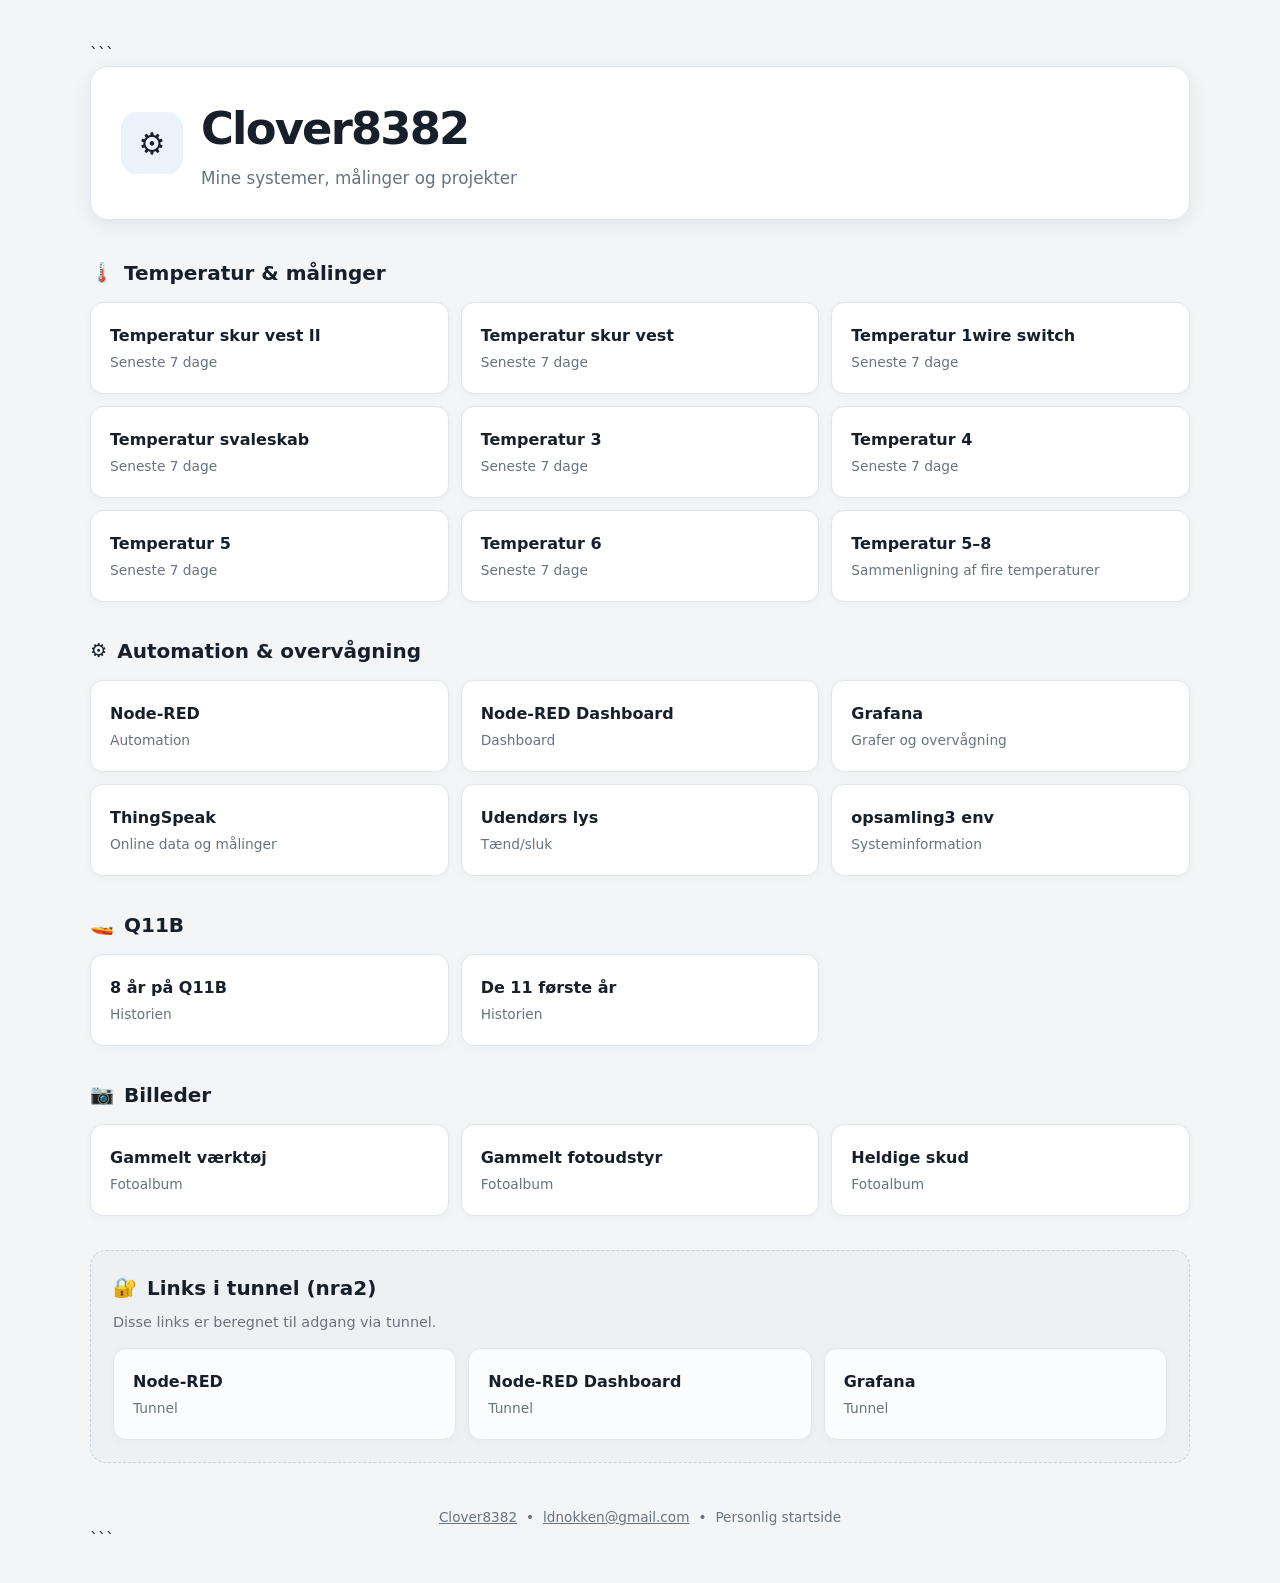
<file: index.html>
<!DOCTYPE html>

<html lang="da">
<head>
  <meta charset="UTF-8">
  <meta name="viewport" content="width=device-width, initial-scale=1.0">
  <meta name="description" content="Clover8382 – links til temperatur, automation, overvågning og projekter">
  <title>Clover8382</title>
  <link rel="stylesheet" href="style.css">
</head>

<body>
  <main class="page">

```
<header class="hero">
  <div class="hero-icon">⚙️</div>
  <div>
    <h1>Clover8382</h1>
    <p>Mine systemer, målinger og projekter</p>
  </div>
</header>

<section>
  <h2><span>🌡️</span> Temperatur & målinger</h2>
  <div class="cards">

    <a class="card" href="http://opsamling3/cgi-bin/graph.cgi?Database=287C283A040000&Start=-7d&End=now&Title=Temperatur%20skur%20vest%20II&y-axis=Grader&Description=Grader">
      <strong>Temperatur skur vest II</strong>
      <small>Seneste 7 dage</small>
    </a>

    <a class="card" href="http://opsamling3/cgi-bin/graph.cgi?Database=288E6C3A040000&Start=-7d&End=now&Title=Temperatur%20skur%20vest&y-axis=Temperatur%202&Description=Grader">
      <strong>Temperatur skur vest</strong>
      <small>Seneste 7 dage</small>
    </a>

    <a class="card" href="http://opsamling3/cgi-bin/graph.cgi?Database=285D42EB040000&Start=-7d&End=now&Title=Temperatur%201wire%20switch&y-axis=Temperatur%202&Description=Grader">
      <strong>Temperatur 1wire switch</strong>
      <small>Seneste 7 dage</small>
    </a>

    <a class="card" href="http://opsamling3/cgi-bin/graph.cgi?Database=2884FAEA040000&Start=-7d&End=now&Title=Temperatur%20svaleskab&y-axis=Temperatur%202&Description=Grader">
      <strong>Temperatur svaleskab</strong>
      <small>Seneste 7 dage</small>
    </a>

    <a class="card" href="http://opsamling3/cgi-bin/graph.cgi?Database=28F2323A040000&Start=-7d&End=now&Title=Temperatur%203&y-axis=Temperatur%203&Description=Grader">
      <strong>Temperatur 3</strong>
      <small>Seneste 7 dage</small>
    </a>

    <a class="card" href="http://opsamling3/cgi-bin/graph.cgi?Database=288DDADF000000&Start=-7d&End=now&Title=Temperatur%204&y-axis=Temperatur%204&Description=Grader">
      <strong>Temperatur 4</strong>
      <small>Seneste 7 dage</small>
    </a>

    <a class="card" href="http://opsamling3/cgi-bin/graph.cgi?Database=2895D642030000&Start=-7d&End=now&Title=Temperatur%205&y-axis=Temperatur%205&Description=Grader">
      <strong>Temperatur 5</strong>
      <small>Seneste 7 dage</small>
    </a>

    <a class="card" href="http://opsamling3/cgi-bin/graph.cgi?Database=28A9C1DF000000&Start=-7d&End=now&Title=Temperatur%206&y-axis=Temperatur%206&Description=Grader">
      <strong>Temperatur 6</strong>
      <small>Seneste 7 dage</small>
    </a>

    <a class="card" href="http://opsamling3/cgi-bin/graph4.cgi?D1=2895D642030000&D2=28A9C1DF000000&D3=28D2C9DF000000&D4=28DBBBDF000000&Start=-7d&End=now&Title=Temperatur%205..8&y-axis=temp/C&De1=T%205&De2=T%206&De3=T%207&De4=T%208">
      <strong>Temperatur 5–8</strong>
      <small>Sammenligning af fire temperaturer</small>
    </a>

  </div>
</section>


<section>
  <h2><span>⚙️</span> Automation & overvågning</h2>
  <div class="cards">

    <a class="card" href="http://192.168.1.210:1880/">
      <strong>Node-RED</strong>
      <small>Automation</small>
    </a>

    <a class="card" href="http://192.168.1.210:1880/ui/">
      <strong>Node-RED Dashboard</strong>
      <small>Dashboard</small>
    </a>

    <a class="card" href="http://192.168.1.210:3000/">
      <strong>Grafana</strong>
      <small>Grafer og overvågning</small>
    </a>

    <a class="card" href="http://thingspeak.com/">
      <strong>ThingSpeak</strong>
      <small>Online data og målinger</small>
    </a>

    <a class="card" href="http://opsamling3/cgi-bin/taendlys">
      <strong>Udendørs lys</strong>
      <small>Tænd/sluk</small>
    </a>

    <a class="card" href="http://opsamling3/cgi-bin/env">
      <strong>opsamling3 env</strong>
      <small>Systeminformation</small>
    </a>

  </div>
</section>


<section>
  <h2><span>🚤</span> Q11B</h2>
  <div class="cards">

    <a class="card" href="10aar.html">
      <strong>8 år på Q11B</strong>
      <small>Historien</small>
    </a>

    <a class="card" href="11years.html">
      <strong>De 11 første år</strong>
      <small>Historien</small>
    </a>

  </div>
</section>


<section>
  <h2><span>📷</span> Billeder</h2>
  <div class="cards">

  <a class="card" href="https://www.icloud.com/sharedalbum/#D2av31ho1gCqDTY4kBqicKP0eXgCAEQARogy2jcRqKCgAdakivBG8-xdeYRg00T9E0rPkPf4pEdS_Q"
     target="_blank" rel="noopener noreferrer">
    <strong>Gammelt værktøj</strong>
    <small>Fotoalbum</small>
  </a>

  <a class="card" href="https://www.icloud.com/sharedalbum/#D2av3X5cp5FOdD_lMrelVsbouGgCAEQARoge4QoWf3oBNX6JuOkh8VaXE8xO7FwrChVWlgJltvnIkQ"
     target="_blank" rel="noopener noreferrer">
    <strong>Gammelt fotoudstyr</strong>
    <small>Fotoalbum</small>
  </a>

  <a class="card" href="https://www.icloud.com/sharedalbum/#D2av3k_GOitBrB2btT4wnwGNcoACAEQARogis0KX1jMV60-QIW6ZQR8-P4sXBpEpbKKJnlkljvymYQ"
     target="_blank" rel="noopener noreferrer">
    <strong>Heldige skud</strong>
    <small>Fotoalbum</small>
  </a>
  
  </div>
</section>


<section class="tunnel">
  <h2><span>🔐</span> Links i tunnel (nra2)</h2>
  <p class="section-note">Disse links er beregnet til adgang via tunnel.</p>

  <div class="cards">

    <a class="card" href="http://localhost:31880/">
      <strong>Node-RED</strong>
      <small>Tunnel</small>
    </a>

    <a class="card" href="http://localhost:31880/ui/">
      <strong>Node-RED Dashboard</strong>
      <small>Tunnel</small>
    </a>

    <a class="card" href="http://localhost:33000/">
      <strong>Grafana</strong>
      <small>Tunnel</small>
    </a>

  </div>
</section>


<footer>
  <a href="index.html">Clover8382</a>
  <span>•</span>
  <a href="mailto:ldnokken@gmail.com">ldnokken@gmail.com</a>
  <span>•</span>
  <span>Personlig startside</span>
</footer>
```

  </main>
</body>
</html>
</file>
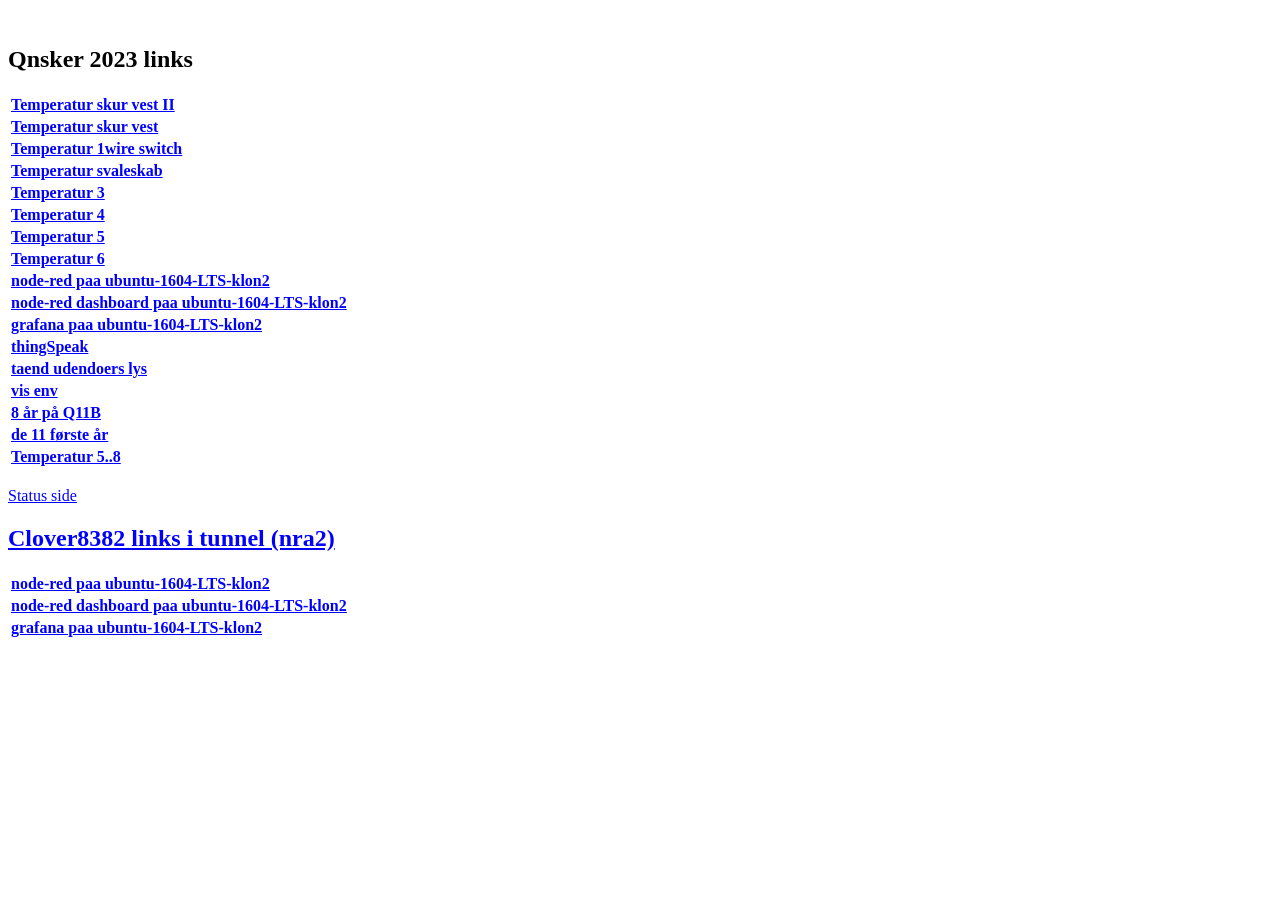
<file: Qnsker.html>
<!DOCTYPE html>
<html>
<head>
<title>Clover8382</title>
</head>
<!-- Background white, links blue (unvisited), navy (visited), red
(active) -->
<body bgcolor="#FFFFFF" text="#000000" link="#0000FF"
vlink="#000080" alink="#FF0000">
<BR>
<h2> Qnsker 2023 links</h2>
<TABLE>
<TR><TD><B><a href="http://opsamling3/cgi-bin/graph.cgi?Database=287C283A040000&Start=-7d&End=now&Title=Temperatur skur vest II&y-axis=Grader&Description=Grader">Temperatur skur vest II</a></B></TD></TR>
<TR><TD><B><a href="http://opsamling3/cgi-bin/graph.cgi?Database=288E6C3A040000&Start=-7d&End=now&Title=Temperatur skur vest&y-axis=Temperatur 2&Description=Grader">Temperatur skur vest</a></B></TD></TR>
<TR><TD><B><a href="http://opsamling3/cgi-bin/graph.cgi?Database=285D42EB040000&Start=-7d&End=now&Title=Temperatur 1wire switch&y-axis=Temperatur 2&Description=Grader">Temperatur 1wire switch</a></B></TD></TR>
<TR><TD><B><a href="http://opsamling3/cgi-bin/graph.cgi?Database=2884FAEA040000&Start=-7d&End=now&Title=Temperatur svaleskab&y-axis=Temperatur 2&Description=Grader">Temperatur svaleskab</a></B></TD></TR>
<TR><TD><B><a href="http://opsamling3/cgi-bin/graph.cgi?Database=28F2323A040000&Start=-7d&End=now&Title=Temperatur 3&y-axis=Temperatur 3&Description=Grader">Temperatur 3</a></B></TD></TR>
<TR><TD><B><a href="http://opsamling3/cgi-bin/graph.cgi?Database=288DDADF000000&Start=-7d&End=now&Title=Temperatur 4&y-axis=Temperatur 4&Description=Grader">Temperatur 4</a></B></TD></TR>
<TR><TD><B><a href="http://opsamling3/cgi-bin/graph.cgi?Database=2895D642030000&Start=-7d&End=now&Title=Temperatur 5&y-axis=Temperatur 5&Description=Grader">Temperatur 5</a></B></TD></TR>
<TR><TD><B><a href="http://opsamling3/cgi-bin/graph.cgi?Database=28A9C1DF000000&Start=-7d&End=now&Title=Temperatur 6&y-axis=Temperatur 6&Description=Grader">Temperatur 6</a></B></TD></TR>
<TR><TD><B><a href="http://192.168.1.210:1880/">node-red paa ubuntu-1604-LTS-klon2</a></B></TD></TR>
<TR><TD><B><a href="http://192.168.1.210:1880/ui/">node-red dashboard paa ubuntu-1604-LTS-klon2</a></B></TD></TR>
<TR><TD><B><a href="http://192.168.1.210:3000/">grafana paa ubuntu-1604-LTS-klon2</a></B></TD></TR>
<TR><TD><B><a href="http://thingspeak.com/">thingSpeak</a></B></TD></TR>
<TR><TD><B><a href="http://opsamling3/cgi-bin/taendlys">taend udendoers lys</a></B></TD></TR>
<TR><TD><B><a href="http://opsamling3/cgi-bin/env">vis env</a></B></TD></TR>
<TR><TD><B><a href="https://lhaugaard.github.io/10aar.html">8 år på Q11B</a></B></TD></TR>
<TR><TD><B><a href="https://lhaugaard.github.io/11years.html">de 11 første år</a></B></TD></TR>
<TR><TD><B><a href="http://opsamling3/cgi-bin/graph4.cgi?D1=2895D642030000&D2=28A9C1DF000000&D3=28D2C9DF000000&D4=28DBBBDF000000&Start=-7d&End=now&Title=Temperatur 5..8&y-axis=temp/C&De1=T 5&De2=T 6&De3=T 7&De4=T 8">Temperatur 5..8</a></B></TD></TR>
</TABLE>
<BR>
<a href="index.html">Status side

<h2> Clover8382 links i tunnel (nra2)</h2>
<TABLE>
<TR><TD><B><a href="http://localhost:31880/">node-red paa ubuntu-1604-LTS-klon2</a></B></TD></TR>
<TR><TD><B><a href="http://localhost:31880/ui/">node-red dashboard paa ubuntu-1604-LTS-klon2</a></B></TD></TR>
<TR><TD><B><a href="http://localhost:33000/">grafana paa ubuntu-1604-LTS-klon2</a></B></TD></TR>
</TABLE>
<BR>
</body>
</html>
</file>
<file: style.css>
:root {
  --bg: #f3f5f7;
  --surface: #ffffff;
  --text: #17202a;
  --muted: #68737d;
  --border: #e1e6ea;
  --accent: #2867a8;
  --accent-soft: #eaf2fb;
  --shadow: 0 5px 18px rgba(20, 35, 50, 0.08);
}

* {
  box-sizing: border-box;
}

html {
  scroll-behavior: smooth;
}

body {
  margin: 0;
  background: var(--bg);
  color: var(--text);
  font-family: system-ui, -apple-system, BlinkMacSystemFont, "Segoe UI", sans-serif;
  line-height: 1.5;
}

.page {
  width: min(1100px, calc(100% - 32px));
  margin: 0 auto;
  padding: 42px 0 32px;
}

.hero {
  display: flex;
  align-items: center;
  gap: 18px;
  margin-bottom: 38px;
  padding: 28px 30px;
  background: var(--surface);
  border: 1px solid var(--border);
  border-radius: 18px;
  box-shadow: var(--shadow);
}

.hero-icon {
  display: grid;
  place-items: center;
  width: 62px;
  height: 62px;
  border-radius: 16px;
  background: var(--accent-soft);
  font-size: 30px;
}

h1 {
  margin: 0;
  font-size: clamp(2rem, 5vw, 2.8rem);
  letter-spacing: -0.04em;
}

.hero p {
  margin: 4px 0 0;
  color: var(--muted);
  font-size: 1.05rem;
}

section {
  margin: 0 0 34px;
}

h2 {
  display: flex;
  align-items: center;
  gap: 10px;
  margin: 0 0 14px;
  font-size: 1.25rem;
}

h2 span {
  font-size: 1.2rem;
}

.cards {
  display: grid;
  grid-template-columns: repeat(3, 1fr);
  gap: 12px;
}

.card {
  display: flex;
  flex-direction: column;
  justify-content: center;
  min-height: 92px;
  padding: 17px 19px;
  color: var(--text);
  text-decoration: none;
  background: var(--surface);
  border: 1px solid var(--border);
  border-radius: 13px;
  box-shadow: 0 2px 8px rgba(20, 35, 50, 0.035);
  transition: transform 0.16s ease, box-shadow 0.16s ease, border-color 0.16s ease;
}

.card:hover {
  transform: translateY(-3px);
  border-color: #b8cbe0;
  box-shadow: var(--shadow);
}

.card:focus-visible {
  outline: 3px solid #9fc2e6;
  outline-offset: 2px;
}

.card strong {
  font-size: 1rem;
}

.card small {
  margin-top: 4px;
  color: var(--muted);
  font-size: 0.86rem;
}

.card-wide {
  grid-column: span 1;
}

.tunnel {
  padding: 22px;
  background: #eef1f4;
  border: 1px dashed #cbd3da;
  border-radius: 16px;
}

.section-note {
  margin: -5px 0 14px;
  color: var(--muted);
  font-size: 0.9rem;
}

.tunnel .card {
  background: rgba(255, 255, 255, 0.8);
}

footer {
  display: flex;
  justify-content: center;
  gap: 9px;
  padding-top: 10px;
  color: var(--muted);
  font-size: 0.85rem;
}

footer a {
  color: var(--muted);
}

@media (max-width: 800px) {
  .cards {
    grid-template-columns: repeat(2, 1fr);
  }
}

@media (max-width: 540px) {
  .page {
    width: min(100% - 20px, 1100px);
    padding-top: 20px;
  }

  .hero {
    padding: 22px;
    margin-bottom: 28px;
  }

  .hero-icon {
    width: 52px;
    height: 52px;
    font-size: 25px;
  }

  .cards {
    grid-template-columns: 1fr;
  }

  .card {
    min-height: 78px;
  }
}
</file>
